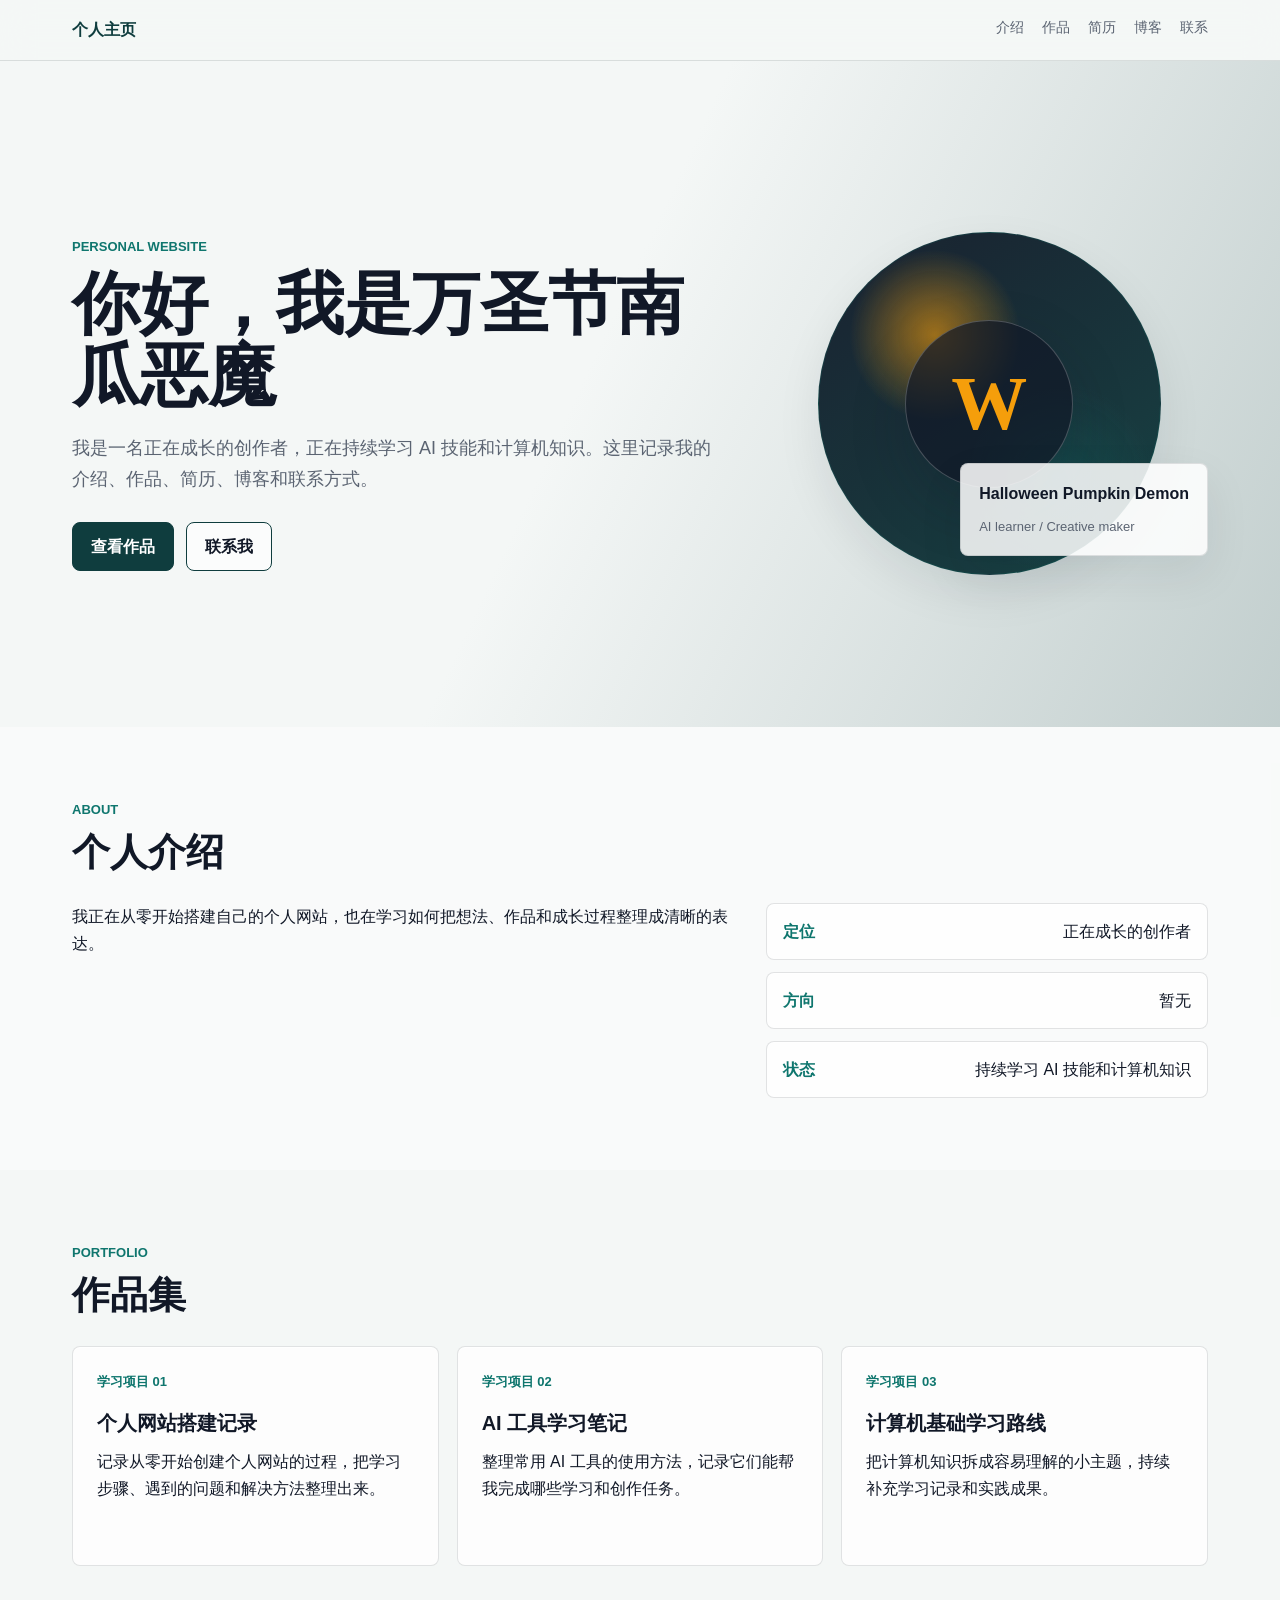
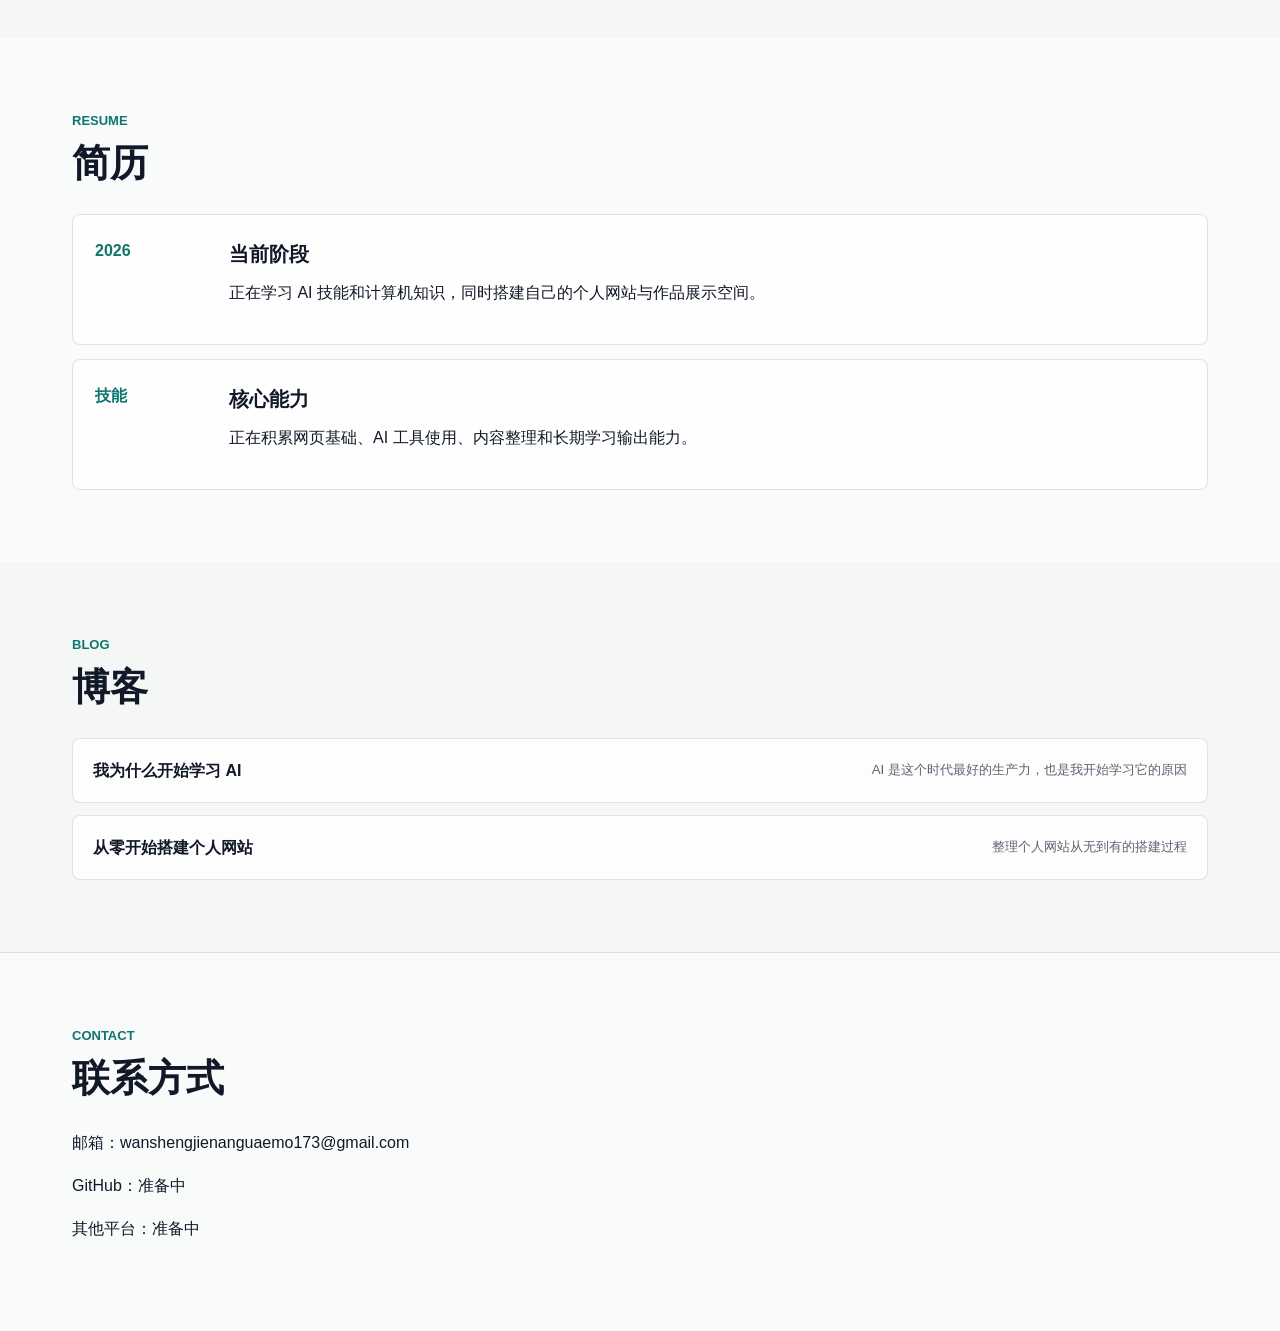
<file: index.html>
<!doctype html>
<html lang="zh-CN">
  <head>
    <meta charset="UTF-8" />
    <meta name="viewport" content="width=device-width, initial-scale=1.0" />
    <title>个人主页</title>
    <link rel="stylesheet" href="style.css" />
  </head>
  <body>
    <header class="site-header">
      <a class="brand" href="#home">个人主页</a>
      <nav class="nav-links" aria-label="主导航">
        <a class="nav-link" href="#about">介绍</a>
        <a class="nav-link" href="#projects">作品</a>
        <a class="nav-link" href="#resume">简历</a>
        <a class="nav-link" href="#blog">博客</a>
        <a class="nav-link" href="#contact">联系</a>
      </nav>
    </header>

    <main>
      <section class="hero" id="home">
        <div class="hero-content">
          <p class="eyebrow">Personal Website</p>
          <h1>你好，我是万圣节南瓜恶魔</h1>
          <p class="hero-text">
            我是一名正在成长的创作者，正在持续学习 AI 技能和计算机知识。这里记录我的介绍、作品、简历、博客和联系方式。
          </p>
          <div class="hero-actions">
            <a class="button primary" href="#projects">查看作品</a>
            <a class="button secondary" href="#contact">联系我</a>
          </div>
        </div>
        <aside class="hero-visual" aria-label="个人视觉标识">
          <div class="avatar-mark">W</div>
          <div class="identity-card">
            <p>Halloween Pumpkin Demon</p>
            <span>AI learner / Creative maker</span>
          </div>
        </aside>
      </section>

      <section class="section" id="about">
        <div class="section-heading">
          <p class="eyebrow">About</p>
          <h2>个人介绍</h2>
        </div>
        <div class="about-grid">
          <p>
            我正在从零开始搭建自己的个人网站，也在学习如何把想法、作品和成长过程整理成清晰的表达。
          </p>
          <ul class="fact-list">
            <li><span>定位</span>正在成长的创作者</li>
            <li><span>方向</span>暂无</li>
            <li><span>状态</span>持续学习 AI 技能和计算机知识</li>
          </ul>
        </div>
      </section>

      <section class="section" id="projects">
        <div class="section-heading">
          <p class="eyebrow">Portfolio</p>
          <h2>作品集</h2>
        </div>
        <div class="card-grid">
          <article class="card">
            <p class="card-label">学习项目 01</p>
            <h3>个人网站搭建记录</h3>
            <p>记录从零开始创建个人网站的过程，把学习步骤、遇到的问题和解决方法整理出来。</p>
          </article>
          <article class="card">
            <p class="card-label">学习项目 02</p>
            <h3>AI 工具学习笔记</h3>
            <p>整理常用 AI 工具的使用方法，记录它们能帮我完成哪些学习和创作任务。</p>
          </article>
          <article class="card">
            <p class="card-label">学习项目 03</p>
            <h3>计算机基础学习路线</h3>
            <p>把计算机知识拆成容易理解的小主题，持续补充学习记录和实践成果。</p>
          </article>
        </div>
      </section>

      <section class="section" id="resume">
        <div class="section-heading">
          <p class="eyebrow">Resume</p>
          <h2>简历</h2>
        </div>
        <div class="timeline">
          <div class="timeline-item">
            <span>2026</span>
            <div>
              <h3>当前阶段</h3>
              <p>正在学习 AI 技能和计算机知识，同时搭建自己的个人网站与作品展示空间。</p>
            </div>
          </div>
          <div class="timeline-item">
            <span>技能</span>
            <div>
              <h3>核心能力</h3>
              <p>正在积累网页基础、AI 工具使用、内容整理和长期学习输出能力。</p>
            </div>
          </div>
        </div>
      </section>

      <section class="section" id="blog">
        <div class="section-heading">
          <p class="eyebrow">Blog</p>
          <h2>博客</h2>
        </div>
        <div class="blog-list">
          <article class="blog-item">
            <a class="blog-link" href="blog/我为什么开始学习AI.html">
              <span>我为什么开始学习 AI</span>
              <small>AI 是这个时代最好的生产力，也是我开始学习它的原因</small>
            </a>
          </article>
          <article class="blog-item">
            <a class="blog-link" href="blog/从零开始搭建个人网站.html">
              <span>从零开始搭建个人网站</span>
              <small>整理个人网站从无到有的搭建过程</small>
            </a>
          </article>
        </div>
      </section>

      <section class="section contact-section" id="contact">
        <div class="section-heading">
          <p class="eyebrow">Contact</p>
          <h2>联系方式</h2>
        </div>
        <p>邮箱：wanshengjienanguaemo173@gmail.com</p>
        <p>GitHub：准备中</p>
        <p>其他平台：准备中</p>
      </section>
    </main>

    <button class="back-to-top" type="button" aria-label="回到顶部">↑</button>
    <script src="script.js"></script>
  </body>
</html>
</file>
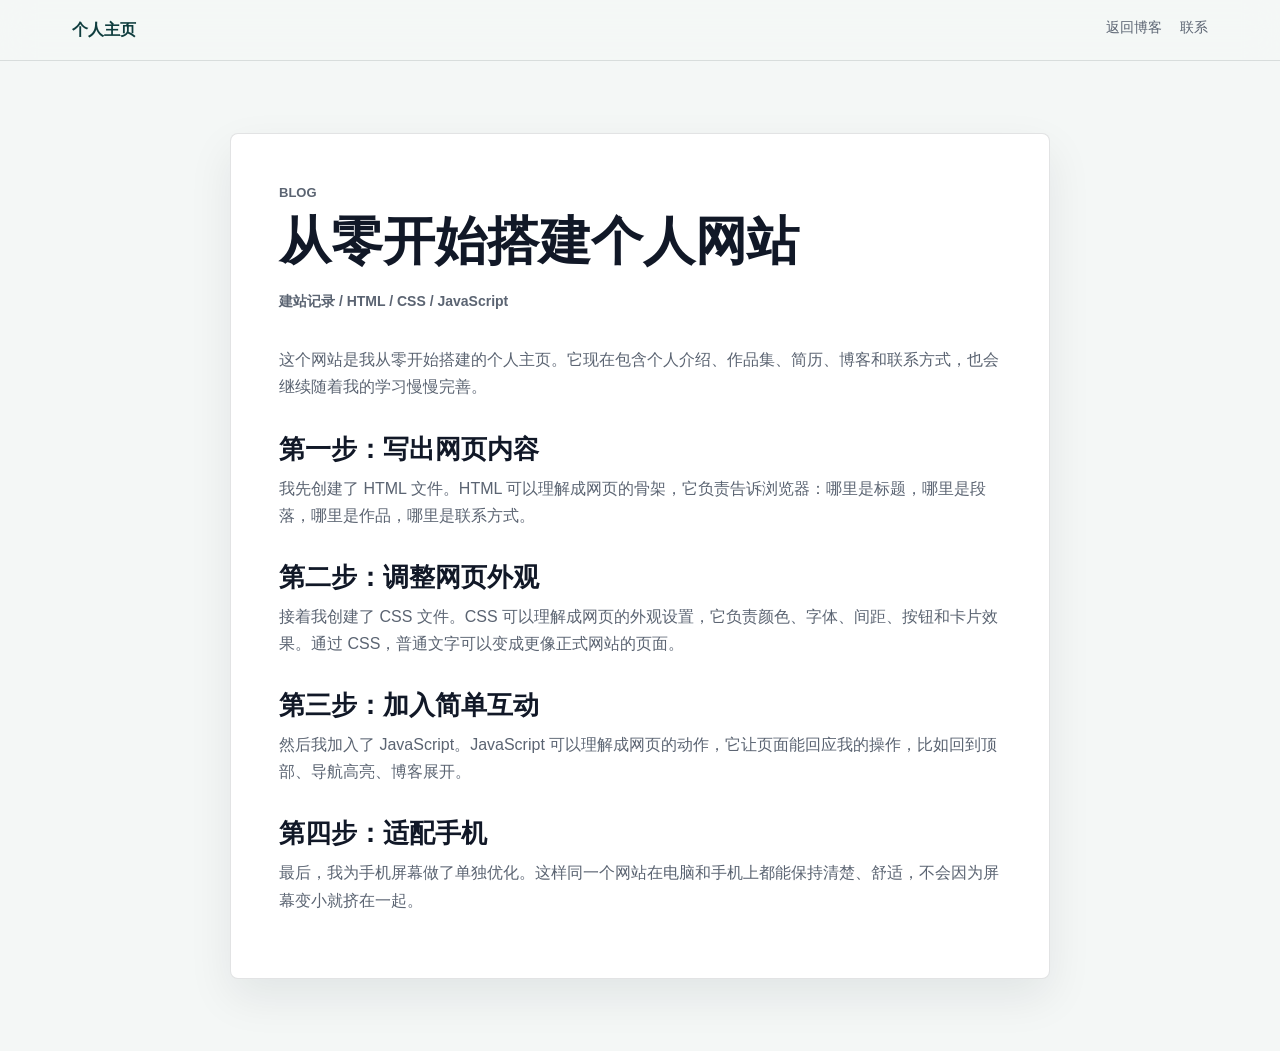
<file: blog/从零开始搭建个人网站.html>
<!doctype html>
<html lang="zh-CN">
  <head>
    <meta charset="UTF-8" />
    <meta name="viewport" content="width=device-width, initial-scale=1.0" />
    <title>从零开始搭建个人网站</title>
    <link rel="stylesheet" href="../style.css" />
  </head>
  <body>
    <header class="site-header">
      <a class="brand" href="../index.html#home">个人主页</a>
      <nav class="nav-links" aria-label="文章导航">
        <a class="nav-link" href="../index.html#blog">返回博客</a>
        <a class="nav-link" href="../index.html#contact">联系</a>
      </nav>
    </header>

    <main class="article-page">
      <article class="article">
        <p class="eyebrow">Blog</p>
        <h1>从零开始搭建个人网站</h1>
        <p class="article-meta">建站记录 / HTML / CSS / JavaScript</p>

        <p>
          这个网站是我从零开始搭建的个人主页。它现在包含个人介绍、作品集、简历、博客和联系方式，也会继续随着我的学习慢慢完善。
        </p>

        <h2>第一步：写出网页内容</h2>
        <p>
          我先创建了 HTML 文件。HTML 可以理解成网页的骨架，它负责告诉浏览器：哪里是标题，哪里是段落，哪里是作品，哪里是联系方式。
        </p>

        <h2>第二步：调整网页外观</h2>
        <p>
          接着我创建了 CSS 文件。CSS 可以理解成网页的外观设置，它负责颜色、字体、间距、按钮和卡片效果。通过 CSS，普通文字可以变成更像正式网站的页面。
        </p>

        <h2>第三步：加入简单互动</h2>
        <p>
          然后我加入了 JavaScript。JavaScript 可以理解成网页的动作，它让页面能回应我的操作，比如回到顶部、导航高亮、博客展开。
        </p>

        <h2>第四步：适配手机</h2>
        <p>
          最后，我为手机屏幕做了单独优化。这样同一个网站在电脑和手机上都能保持清楚、舒适，不会因为屏幕变小就挤在一起。
        </p>
      </article>
    </main>
  </body>
</html>
</file>
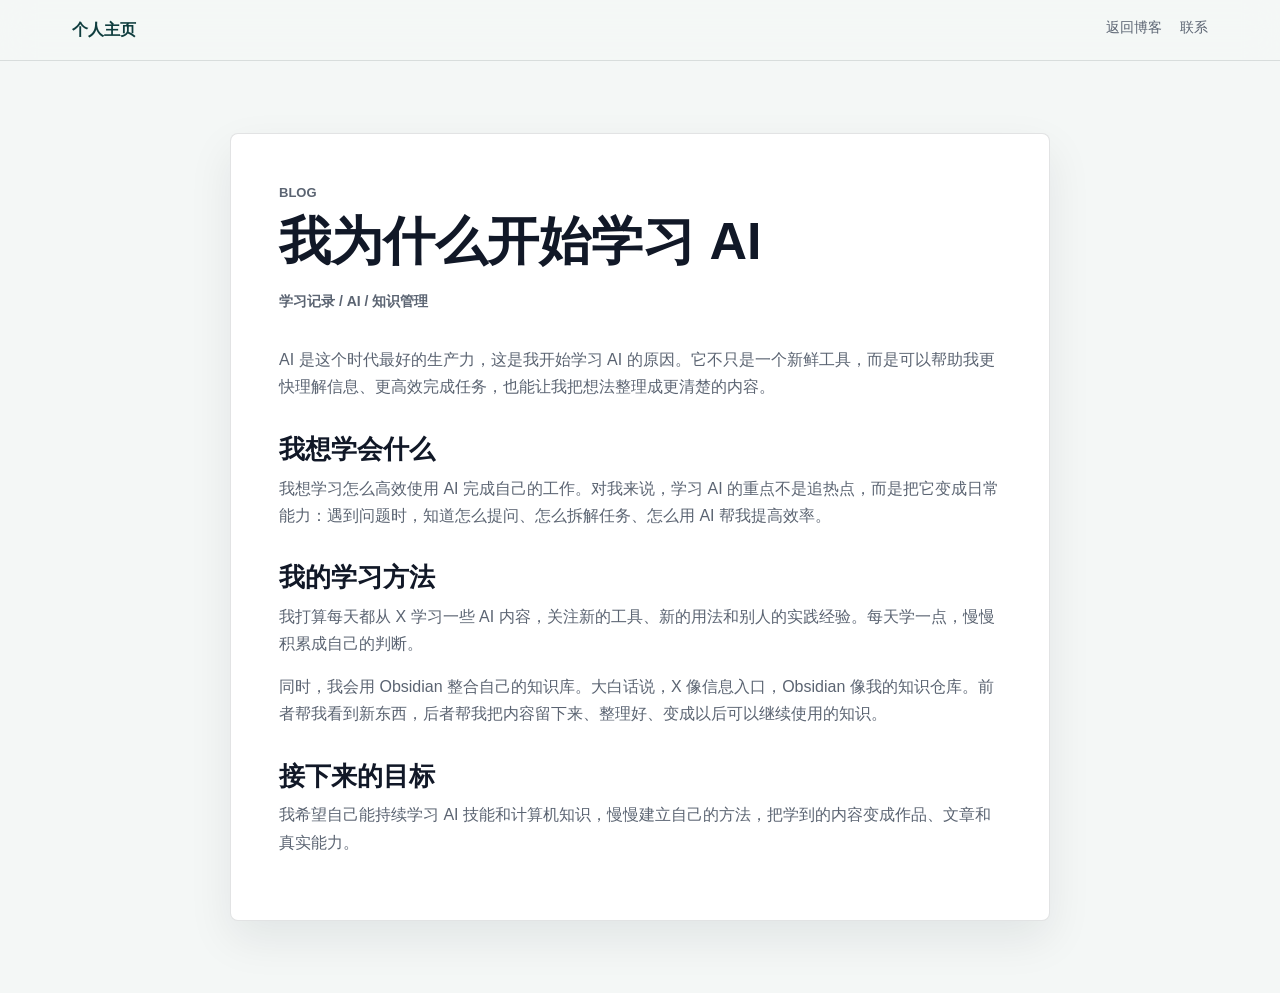
<file: blog/我为什么开始学习AI.html>
<!doctype html>
<html lang="zh-CN">
  <head>
    <meta charset="UTF-8" />
    <meta name="viewport" content="width=device-width, initial-scale=1.0" />
    <title>我为什么开始学习 AI</title>
    <link rel="stylesheet" href="../style.css" />
  </head>
  <body>
    <header class="site-header">
      <a class="brand" href="../index.html#home">个人主页</a>
      <nav class="nav-links" aria-label="文章导航">
        <a class="nav-link" href="../index.html#blog">返回博客</a>
        <a class="nav-link" href="../index.html#contact">联系</a>
      </nav>
    </header>

    <main class="article-page">
      <article class="article">
        <p class="eyebrow">Blog</p>
        <h1>我为什么开始学习 AI</h1>
        <p class="article-meta">学习记录 / AI / 知识管理</p>

        <p>
          AI 是这个时代最好的生产力，这是我开始学习 AI 的原因。它不只是一个新鲜工具，而是可以帮助我更快理解信息、更高效完成任务，也能让我把想法整理成更清楚的内容。
        </p>

        <h2>我想学会什么</h2>
        <p>
          我想学习怎么高效使用 AI 完成自己的工作。对我来说，学习 AI 的重点不是追热点，而是把它变成日常能力：遇到问题时，知道怎么提问、怎么拆解任务、怎么用 AI 帮我提高效率。
        </p>

        <h2>我的学习方法</h2>
        <p>
          我打算每天都从 X 学习一些 AI 内容，关注新的工具、新的用法和别人的实践经验。每天学一点，慢慢积累成自己的判断。
        </p>
        <p>
          同时，我会用 Obsidian 整合自己的知识库。大白话说，X 像信息入口，Obsidian 像我的知识仓库。前者帮我看到新东西，后者帮我把内容留下来、整理好、变成以后可以继续使用的知识。
        </p>

        <h2>接下来的目标</h2>
        <p>
          我希望自己能持续学习 AI 技能和计算机知识，慢慢建立自己的方法，把学到的内容变成作品、文章和真实能力。
        </p>
      </article>
    </main>
  </body>
</html>
</file>
<file: style.css>
* {
  box-sizing: border-box;
}

:root {
  --bg: #f4f7f6;
  --surface: rgba(255, 255, 255, 0.78);
  --surface-strong: #ffffff;
  --text: #111827;
  --muted: #5b6472;
  --line: rgba(17, 24, 39, 0.12);
  --accent: #0f766e;
  --accent-dark: #0f3d3e;
  --shadow: 0 18px 45px rgba(17, 24, 39, 0.08);
}

html {
  scroll-behavior: smooth;
}

body {
  margin: 0;
  color: var(--text);
  background: var(--bg);
  font-family: "Microsoft YaHei", "PingFang SC", Arial, sans-serif;
  line-height: 1.7;
}

a {
  color: inherit;
  text-decoration: none;
}

.site-header {
  position: sticky;
  top: 0;
  z-index: 10;
  display: flex;
  align-items: center;
  justify-content: space-between;
  gap: 24px;
  padding: 16px min(6vw, 72px);
  border-bottom: 1px solid var(--line);
  background: rgba(244, 247, 246, 0.88);
  backdrop-filter: blur(16px);
}

.brand {
  color: var(--accent-dark);
  font-weight: 700;
}

.nav-links {
  display: flex;
  flex-wrap: wrap;
  gap: 18px;
  color: var(--muted);
  font-size: 14px;
}

.nav-link {
  position: relative;
  padding-bottom: 4px;
}

.nav-link::after {
  position: absolute;
  right: 0;
  bottom: 0;
  left: 0;
  height: 2px;
  border-radius: 999px;
  background: var(--accent);
  content: "";
  opacity: 0;
  transform: scaleX(0.4);
  transition: opacity 0.2s ease, transform 0.2s ease;
}

.nav-link:hover,
.nav-link.is-active {
  color: var(--accent);
}

.nav-link.is-active::after {
  opacity: 1;
  transform: scaleX(1);
}

.hero {
  display: grid;
  grid-template-columns: minmax(0, 1.08fr) minmax(280px, 0.72fr);
  gap: 42px;
  min-height: 74vh;
  align-items: center;
  padding: 84px min(6vw, 72px) 64px;
  background:
    linear-gradient(115deg, rgba(244, 247, 246, 0.94) 0%, rgba(244, 247, 246, 0.82) 46%, rgba(15, 61, 62, 0.22) 100%),
    url("https://images.unsplash.com/photo-1497366754035-f200968a6e72?auto=format&fit=crop&w=1600&q=80") center/cover;
}

.hero-content {
  max-width: 760px;
}

.hero-visual {
  position: relative;
  display: grid;
  min-height: 360px;
  place-items: center;
}

.hero-visual::before {
  position: absolute;
  width: min(78%, 360px);
  aspect-ratio: 1;
  border: 1px solid rgba(15, 118, 110, 0.22);
  border-radius: 50%;
  background:
    radial-gradient(circle at 34% 30%, rgba(245, 158, 11, 0.62), transparent 26%),
    radial-gradient(circle at 70% 72%, rgba(15, 118, 110, 0.28), transparent 28%),
    linear-gradient(145deg, rgba(17, 24, 39, 0.96), rgba(15, 61, 62, 0.96));
  box-shadow: var(--shadow);
  content: "";
}

.avatar-mark {
  position: relative;
  display: grid;
  width: 168px;
  aspect-ratio: 1;
  place-items: center;
  border: 1px solid rgba(255, 255, 255, 0.22);
  border-radius: 50%;
  color: #f59e0b;
  background: rgba(17, 24, 39, 0.72);
  font-family: Georgia, "Times New Roman", serif;
  font-size: 76px;
  font-weight: 700;
  box-shadow: 0 22px 55px rgba(17, 24, 39, 0.22);
}

.identity-card {
  position: absolute;
  right: 0;
  bottom: 28px;
  max-width: 250px;
  border: 1px solid var(--line);
  border-radius: 8px;
  padding: 16px 18px;
  background: rgba(255, 255, 255, 0.86);
  box-shadow: var(--shadow);
}

.identity-card p {
  margin-bottom: 4px;
  color: var(--text);
  font-weight: 700;
}

.identity-card span {
  color: var(--muted);
  font-size: 13px;
}

.eyebrow {
  margin: 0 0 10px;
  color: var(--accent);
  font-size: 13px;
  font-weight: 700;
  letter-spacing: 0;
  text-transform: uppercase;
}

h1,
h2,
h3,
p {
  margin-top: 0;
}

h1 {
  max-width: 11em;
  margin-bottom: 22px;
  font-size: 68px;
  line-height: 1.05;
}

h2 {
  margin-bottom: 0;
  font-size: 38px;
  line-height: 1.15;
}

h3 {
  margin-bottom: 8px;
  font-size: 20px;
}

.hero-text {
  max-width: 680px;
  color: var(--muted);
  font-size: 18px;
}

.hero-actions {
  display: flex;
  flex-wrap: wrap;
  gap: 12px;
  margin-top: 28px;
}

.button {
  display: inline-flex;
  min-height: 44px;
  align-items: center;
  justify-content: center;
  border: 1px solid var(--accent-dark);
  border-radius: 8px;
  padding: 10px 18px;
  font-weight: 700;
  transition: transform 0.2s ease, box-shadow 0.2s ease, background 0.2s ease;
}

.button:hover {
  transform: translateY(-2px);
  box-shadow: var(--shadow);
}

.button.primary {
  color: #fff;
  background: var(--accent-dark);
}

.button.secondary {
  background: rgba(255, 255, 255, 0.7);
}

.section {
  padding: 72px min(6vw, 72px);
}

.section:nth-of-type(even) {
  background: rgba(255, 255, 255, 0.38);
}

.section-heading {
  margin-bottom: 28px;
}

.about-grid {
  display: grid;
  grid-template-columns: minmax(0, 1.2fr) minmax(280px, 0.8fr);
  gap: 32px;
  align-items: start;
}

.fact-list {
  display: grid;
  gap: 12px;
  margin: 0;
  padding: 0;
  list-style: none;
}

.fact-list li,
.timeline-item,
.blog-item,
.card {
  border: 1px solid var(--line);
  border-radius: 8px;
  background: var(--surface);
  box-shadow: 0 1px 0 rgba(255, 255, 255, 0.7) inset;
}

.fact-list li {
  display: flex;
  justify-content: space-between;
  gap: 20px;
  padding: 14px 16px;
}

.fact-list span {
  color: var(--accent);
  font-weight: 700;
}

.card-grid {
  display: grid;
  grid-template-columns: repeat(3, minmax(0, 1fr));
  gap: 18px;
}

.card {
  min-height: 220px;
  padding: 24px;
  transition: transform 0.2s ease, box-shadow 0.2s ease, border-color 0.2s ease;
}

.card:hover {
  border-color: rgba(15, 118, 110, 0.34);
  box-shadow: var(--shadow);
  transform: translateY(-4px);
}

.card-label {
  color: var(--accent);
  font-size: 13px;
  font-weight: 700;
}

.timeline {
  display: grid;
  gap: 14px;
}

.timeline-item {
  display: grid;
  grid-template-columns: 110px minmax(0, 1fr);
  gap: 24px;
  padding: 22px;
}

.timeline-item > span {
  color: var(--accent);
  font-weight: 700;
}

.blog-list {
  display: grid;
  gap: 12px;
}

.blog-item {
  overflow: hidden;
  transition: border-color 0.2s ease, transform 0.2s ease;
}

.blog-item:hover {
  border-color: rgba(15, 118, 110, 0.34);
  transform: translateX(4px);
}

.blog-link {
  display: flex;
  width: 100%;
  align-items: center;
  justify-content: space-between;
  gap: 20px;
  padding: 18px 20px;
  color: inherit;
  text-align: left;
}

.blog-link span {
  font-weight: 700;
}

.blog-link small {
  color: var(--muted);
}

.article-page {
  padding: 72px min(6vw, 72px);
}

.article {
  max-width: 820px;
  margin: 0 auto;
  border: 1px solid var(--line);
  border-radius: 8px;
  padding: 48px;
  background: var(--surface-strong);
  box-shadow: var(--shadow);
}

.article h1 {
  max-width: 100%;
  font-size: 52px;
}

.article h2 {
  margin-top: 34px;
  margin-bottom: 10px;
  font-size: 26px;
}

.article p {
  color: var(--muted);
}

.article-meta {
  margin-bottom: 32px;
  color: var(--accent);
  font-size: 14px;
  font-weight: 700;
}

.contact-section {
  border-top: 1px solid var(--line);
  background: var(--surface-strong);
}

.back-to-top {
  position: fixed;
  right: 22px;
  bottom: 22px;
  display: none;
  width: 44px;
  height: 44px;
  border: 0;
  border-radius: 50%;
  color: #fff;
  background: var(--accent-dark);
  box-shadow: var(--shadow);
  cursor: pointer;
}

.back-to-top.is-visible {
  display: block;
}

@media (max-width: 760px) {
  body {
    font-size: 15px;
  }

  .site-header {
    align-items: flex-start;
    flex-direction: column;
    gap: 12px;
    padding: 14px 18px;
  }

  .nav-links {
    width: 100%;
    flex-wrap: nowrap;
    gap: 16px;
    overflow-x: auto;
    padding-bottom: 4px;
    white-space: nowrap;
  }

  .hero {
    grid-template-columns: 1fr;
    min-height: 68vh;
    gap: 28px;
    padding: 56px 18px 44px;
  }

  .hero-text {
    font-size: 16px;
  }

  .hero-actions {
    gap: 10px;
  }

  .button {
    flex: 1 1 150px;
    padding-right: 14px;
    padding-left: 14px;
  }

  .hero-visual {
    min-height: 280px;
  }

  .hero-visual::before {
    width: min(86%, 300px);
  }

  .avatar-mark {
    width: 138px;
    font-size: 62px;
  }

  .identity-card {
    right: 50%;
    bottom: 8px;
    transform: translateX(50%);
  }

  h1 {
    font-size: 42px;
  }

  h2 {
    font-size: 30px;
  }

  .section {
    padding: 48px 18px;
  }

  .section-heading {
    margin-bottom: 20px;
  }

  .about-grid,
  .card-grid {
    grid-template-columns: 1fr;
    gap: 14px;
  }

  .fact-list li {
    align-items: flex-start;
    flex-direction: column;
    gap: 4px;
  }

  .card {
    min-height: auto;
    padding: 20px;
  }

  .timeline-item {
    grid-template-columns: 1fr;
    gap: 8px;
    padding: 20px;
  }

  .blog-link {
    align-items: flex-start;
    flex-direction: column;
    gap: 6px;
    padding: 16px;
  }

  .article-page {
    padding: 40px 18px;
  }

  .article {
    padding: 28px 20px;
  }

  .article h1 {
    font-size: 34px;
  }

  .article h2 {
    font-size: 22px;
  }

  .back-to-top {
    right: 16px;
    bottom: 16px;
    width: 40px;
    height: 40px;
  }
}

@media (max-width: 420px) {
  h1 {
    font-size: 36px;
  }

  .identity-card {
    width: calc(100% - 40px);
  }

  .hero-actions {
    flex-direction: column;
  }
}
</file>
